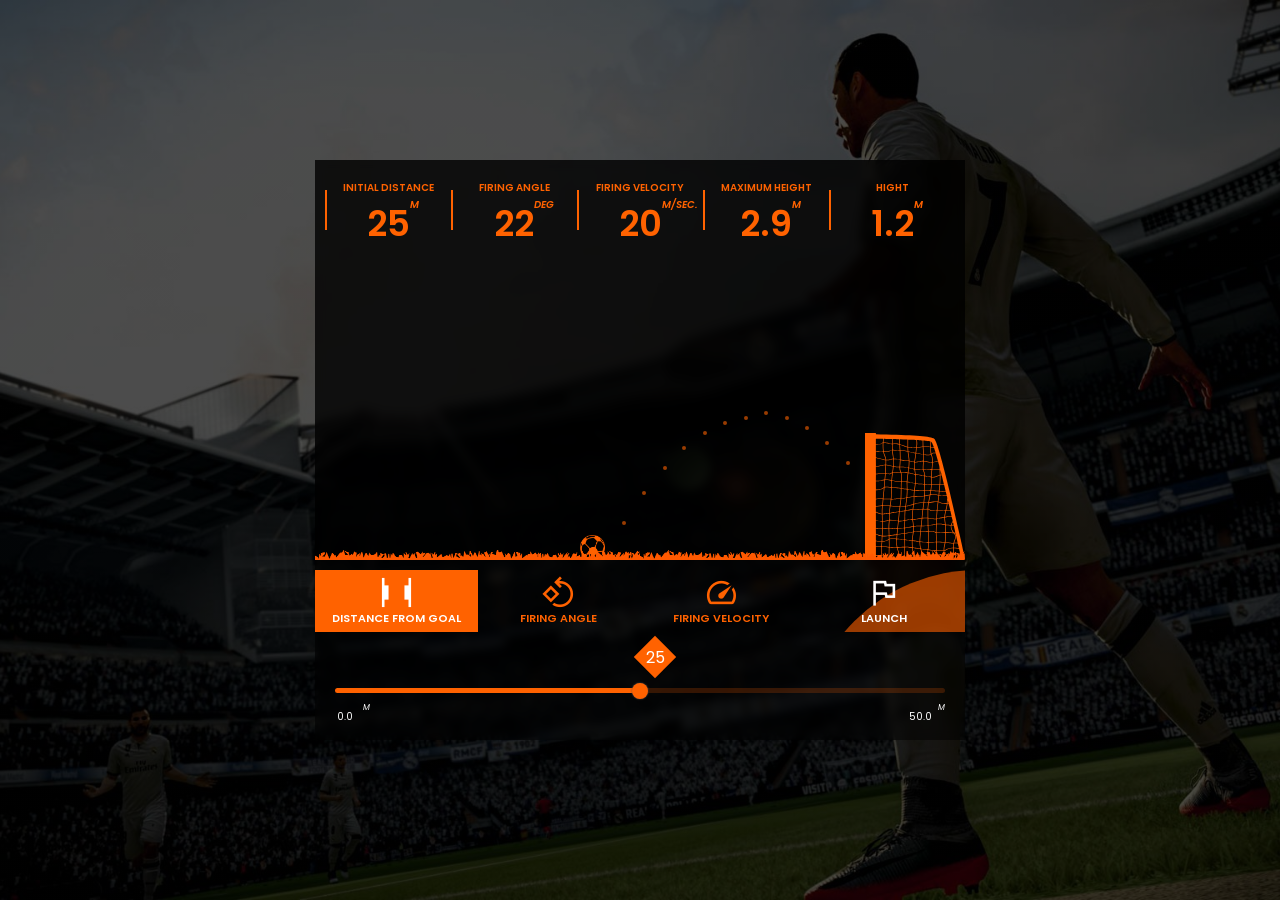
<file: Simulation_App/index.html>
<!DOCTYPE html>
<html lang="en">

<head>
    <meta charset="UTF-8">
    <meta http-equiv="X-UA-Compatible" content="IE=edge">
    <meta name="viewport" content="width=device-width, initial-scale=1.0">
    <link rel="stylesheet" href="style.css">
    <link rel="stylesheet"
        href="https://fonts.googleapis.com/css2?family=Material+Symbols+Outlined:opsz,wght,FILL,GRAD@20..48,100..700,0..1,-50..200" />
    <title>Freekick Simulation</title>
</head>

<body>
    <div class="wrs-cnt-cont">
        <div class="wrk-cont">
            <div class="infs">
                <p class="init-dist"><span>Initial Distance</span> <span class="dst-val-ip">25 <i>m</i></span></p>
                <p class="fr-ngl"><span>Firing Angle</span><span class="ngl-val-ip">22<i>deg</i></span></p>
                <p class="fr-vlc"><span>Firing Velocity</span><span class="vel-val-ip">20<i>m/sec.</i></span></p>
                <p class="max-height"><span>Maximum Height</span><span class="mxh-val-op">3.5 <i>m</i></span></p>
                <p class="fnl-height"><span>Hight</span><span class="fnh-val-op">2.5 <i>m</i></span></p>
            </div>
            <div class="goal"><img src="./images/147630.svg" alt=""></div>
            <div class="grass"><img src="./images/grass.png" alt=""></div>
            <div class="ball"><img src="./images/ball.png" alt=""></div>
            <div class="dots-cont">
            </div>
        </div>
        <div class="cnt-cont">
            <div class="ins">
                <p class="dist-frm-gl active" value="dist-frm-gl">
                    <span class="material-symbols-outlined">align_justify_space_between</span>
                    <span>Distance from goal</span>
                </p>
                <p class="firing-angle" value="firing-angle">
                    <span class="material-symbols-outlined">rotate_90_degrees_ccw</span>
                    <span>Firing Angle</span>
                </p>
                <p class="firing-velocity" value="firing-velocity">
                    <span class="material-symbols-outlined">speed</span>
                    <span>Firing Velocity</span>
                </p>
                <p class="start">
                    <span class="material-symbols-outlined">flag</span>
                    <span>Launch</span>
                </p>
            </div>
            <div class="ins-rgs">
            </div>
        </div>
    </div>
    <div class="reset-window">
        <div class="res-msg">
            <span class="material-symbols-outlined cls-msg-btn">close</span>
            <span class="material-symbols-outlined icn">restart_alt</span>
            <p>if you want to try again, please click RESET button, in contrast, if you want to keep values, please
                close
                the window.</p>
            <p class="res-btn">Reset</p>
        </div>
    </div>
    <script src="./script.js"></script>
</body>

</html>
</file>
<file: Simulation_App/style.css>
@import url('https://fonts.googleapis.com/css2?family=Cairo:wght@200;300;400;500;600;700;800;900;1000&family=Chivo+Mono:ital,wght@0,100;0,200;0,300;0,400;0,500;1,100;1,200;1,300;1,400;1,500&family=PT+Sans:ital,wght@0,400;0,700;1,400;1,700&family=Poppins:ital,wght@0,100;0,200;0,300;0,400;0,500;0,600;0,700;0,800;0,900;1,100;1,200;1,300;1,400;1,500;1,600;1,700;1,800;1,900&family=Roboto:ital,wght@0,100;0,300;0,400;0,500;0,700;0,900;1,100;1,300;1,400;1,500;1,700;1,900&family=Sofia+Sans+Semi+Condensed:ital,wght@0,100;0,200;0,300;0,400;0,500;0,600;0,700;0,800;0,900;1,100;1,200;1,300;1,400;1,500;1,600;1,700;1,800;1,900&family=Source+Code+Pro:ital,wght@0,200;0,300;0,400;0,500;0,600;0,700;0,800;0,900;1,200;1,300;1,400;1,500;1,600;1,700;1,800;1,900&display=swap');

* {
    padding: 0;
    margin: 0;
    box-sizing: border-box;
    font-family: 'Poppins', sans-serif;
}

body {
    width: 100%;
    height: 100vh;
    background-image: linear-gradient(rgba(0, 0, 0, 0.7), rgba(0, 0, 0, 0.7)), url('./images/bgs/thumb-1920-881644.jpg');
    background-size: cover;
    background-position: center;
    background-repeat: no-repeat;
    position: relative;
}

.wrs-cnt-cont {
    position: absolute;
    width: 650px;
    height: 580px;
    background: rgba(0, 0, 0, 0.5);
    backdrop-filter: blur(5px);
    top: 50%;
    left: 50%;
    transform: translate(-50%, -50%);
}

.wrk-cont {
    background: rgba(0, 0, 0, 0.6);
    height: 400px;
    position: relative;
    overflow: hidden;
}

.wrk-cont .dots-cont {
    position: absolute;
    background: transparent;
    width: 100%;
    height: 100%;
    top: 0;
    left: 0;
    transition: 0.5s ease-in;
}

.wrk-cont .dots-cont .dot {
    position: absolute;
    width: 4px;
    height: 4px;
    background: rgba(255, 98, 0, 0.6);
    border-radius: 50%;
}

.infs {
    position: absolute;
    color: rgb(255, 98, 0);
    font-size: 12px;
    padding: 10px;
    display: flex;
    width: 100%;
}

.infs p {
    width: 20%;
    padding: 10px;
    text-transform: uppercase;
    height: 80px;
    display: flex;
    flex-direction: column;
    text-align: center;
    position: relative;
}

.infs p span:last-child i,
.infs p span {
    font-size: 10px;
    font-weight: 600;
}

.infs p::before {
    content: '';
    position: absolute;
    width: 2px;
    height: 50%;
    top: 50%;
    left: 0;
    transform: translateY(-50%);
    background: rgb(255, 98, 0);
}

.infs p span:last-child {
    font-size: 35px;
    position: absolute;
    bottom: 0;
    left: 50%;
    transform: translateX(-50%);
}

.infs p span:last-child i {
    position: absolute;
}

.goal img {
    width: 100px;
    position: absolute;
    bottom: 0;
    right: 0;
}

.grass img {
    width: 650px;
    position: absolute;
    bottom: 0;
    height: 10px;
}

.ball img {
    position: absolute;
    width: 25px;
    bottom: 0;
    right: 360px;
    transition: 0.1s ease-out all;
}

.ball img.rotate {
    animation: rotation 2s infinite linear;
}

@keyframes rotation {
    from {
        transform: rotate(0deg);
    }

    to {
        transform: rotate(359deg);
    }
}

.ball img.stop {
    animation: stop 2s infinite linear;
}

@keyframes stop {
    from {
        transform: rotate(0deg);
    }

    to {
        transform: rotate(0deg);
    }
}

.ins {
    display: flex;
    color: rgb(255, 98, 0);
    padding-top: 10px;
}

.ins p {
    padding: 5px;
    display: flex;
    flex-direction: column;
    text-align: center;
    text-transform: uppercase;
    width: calc(100% / 4);
    cursor: pointer;
    transition: 0.5s ease-in-out;
    border: none;
}

.ins p.active,
.ins p:hover {
    background: #ff6200;
    color: #ffff;
}

.ins p span:first-child {
    font-size: 35px;
}

.ins p span:last-child {
    font-size: 11px;
    font-weight: 600;
}

.ins p.start {
    color: #ffff;
    position: relative;
    overflow: hidden;
}


.ins p.start::before {
    content: '';
    position: absolute;
    width: 350px;
    height: 350px;
    background: rgba(255, 98, 0, 0.6);
    z-index: -1;
    left: 0;
    top: 0;
    border-top-left-radius: 50%;
    transition: 0.5s ease-in-out all;
    border: none;

}

.ins p.start:hover {
    background: transparent;
}

.ins p.start:hover::before {
    border-top-left-radius: 0%;
    background: rgba(255, 98, 0, 1);
}

/* input */

.ins-rgs input {
    -webkit-appearance: none;
    margin-right: 15px;
    width: 100%;
    height: 5px;
    background: rgba(255, 98, 0, 0.2);
    border-radius: 5px;
    background-image: linear-gradient(#ff6200, rgb(255, 98, 0));
    background-repeat: no-repeat;
    display: inline-block;
    vertical-align: middle;
}

/* Input Thumb */
.ins-rgs input::-webkit-slider-thumb {
    -webkit-appearance: none;
    height: 16px;
    width: 16px;
    border-radius: 50%;
    background: #ff6200;
    cursor: pointer;
    box-shadow: 0 0 2px 0 #555;
    transition: background .3s ease-in-out;
}

/* Input Track */
.ins-rgs input::-webkit-slider-runnable-track {
    -webkit-appearance: none;
    box-shadow: none;
    border: none;
    background: transparent;
}

.ins-rgs {
    padding: 20px;
    color: #ffff;
    position: relative;
    padding-top: 45px;
}

.inp-val {
    width: 30px;
    height: 30px;
    display: flex;
    justify-content: center;
    align-items: center;
    position: absolute;
    top: 10px;
    pointer-events: none;
    left: calc(30% - 4px);
    padding: 5px;
}

.inp-val::before {
    content: '';
    position: absolute;
    top: 0;
    left: 0;
    background: #ff6200;
    width: 100%;
    height: 100%;
    z-index: -1;
    transform: rotate(45deg);
}

.max-min-ranges {
    position: absolute;
    bottom: -20px;
    width: 100%;
    left: 0;
    display: flex;
    justify-content: space-between;
    padding-left: 5px;
    padding-right: 20px;
    height: 40px;

}

.max-min-ranges span {
    position: relative;
    width: 50px;
    height: 30px;
    display: flex;
    justify-content: center;
    align-items: center;
    font-size: 10px;
}

.max-min-ranges span i {
    font-size: 8px;
    position: absolute;
    top: 0;
    right: 0;
}

.reset-window {
    position: absolute;
    width: 100%;
    height: 100%;
    background: rgba(0, 0, 0, 0.6);
    top: 0;
    left: 0;
    backdrop-filter: blur(15px);
    display: none;
}

.reset-window.active {
    display: block;
}

.res-msg {
    position: absolute;
    background: rgba(0, 0, 0, 0.7);
    top: 50%;
    left: 50%;
    transform: translate(-50%, -50%);
    color: #ff6200;
    width: 450px;
    height: 300px;
    display: flex;
    justify-content: center;
    align-items: center;
    flex-direction: column;
    text-align: center;
    padding: 20px;
}

.res-msg span.cls-msg-btn {
    position: absolute;
    top: 0;
    right: 0;
    padding: 10px;
    cursor: pointer;
    transition: 0.5s ease-in-out all;
    overflow: hidden;
}

.res-msg span.cls-msg-btn:hover {
    color: #ffff;
    background: #ff6200;
}

.res-msg span.icn {
    font-size: 100px;
}

.res-msg .res-btn {
    font-size: 18px;
    text-transform: uppercase;
    letter-spacing: 5px;
    padding: 10px;
    position: relative;
    cursor: pointer;
    overflow: hidden;
    transition: 0.5s ease-in-out all;
    border: #ff6200 1px solid;
    margin-top: 20px;

}

.res-msg .res-btn:hover {
    color: #ffff;
    border: #ff6200 1px transparent;
}

.res-msg .res-btn::before {
    content: '';
    position: absolute;
    width: 100%;
    height: 100%;
    background: #ff6200;
    left: -100%;
    top: 0;
    z-index: -1;
    transition: 0.5s ease-in-out all;
}

.res-msg p:hover::before {
    left: 0;
}

.res-msg p {
    font-size: 18px;
    text-transform: uppercase;
}
</file>
